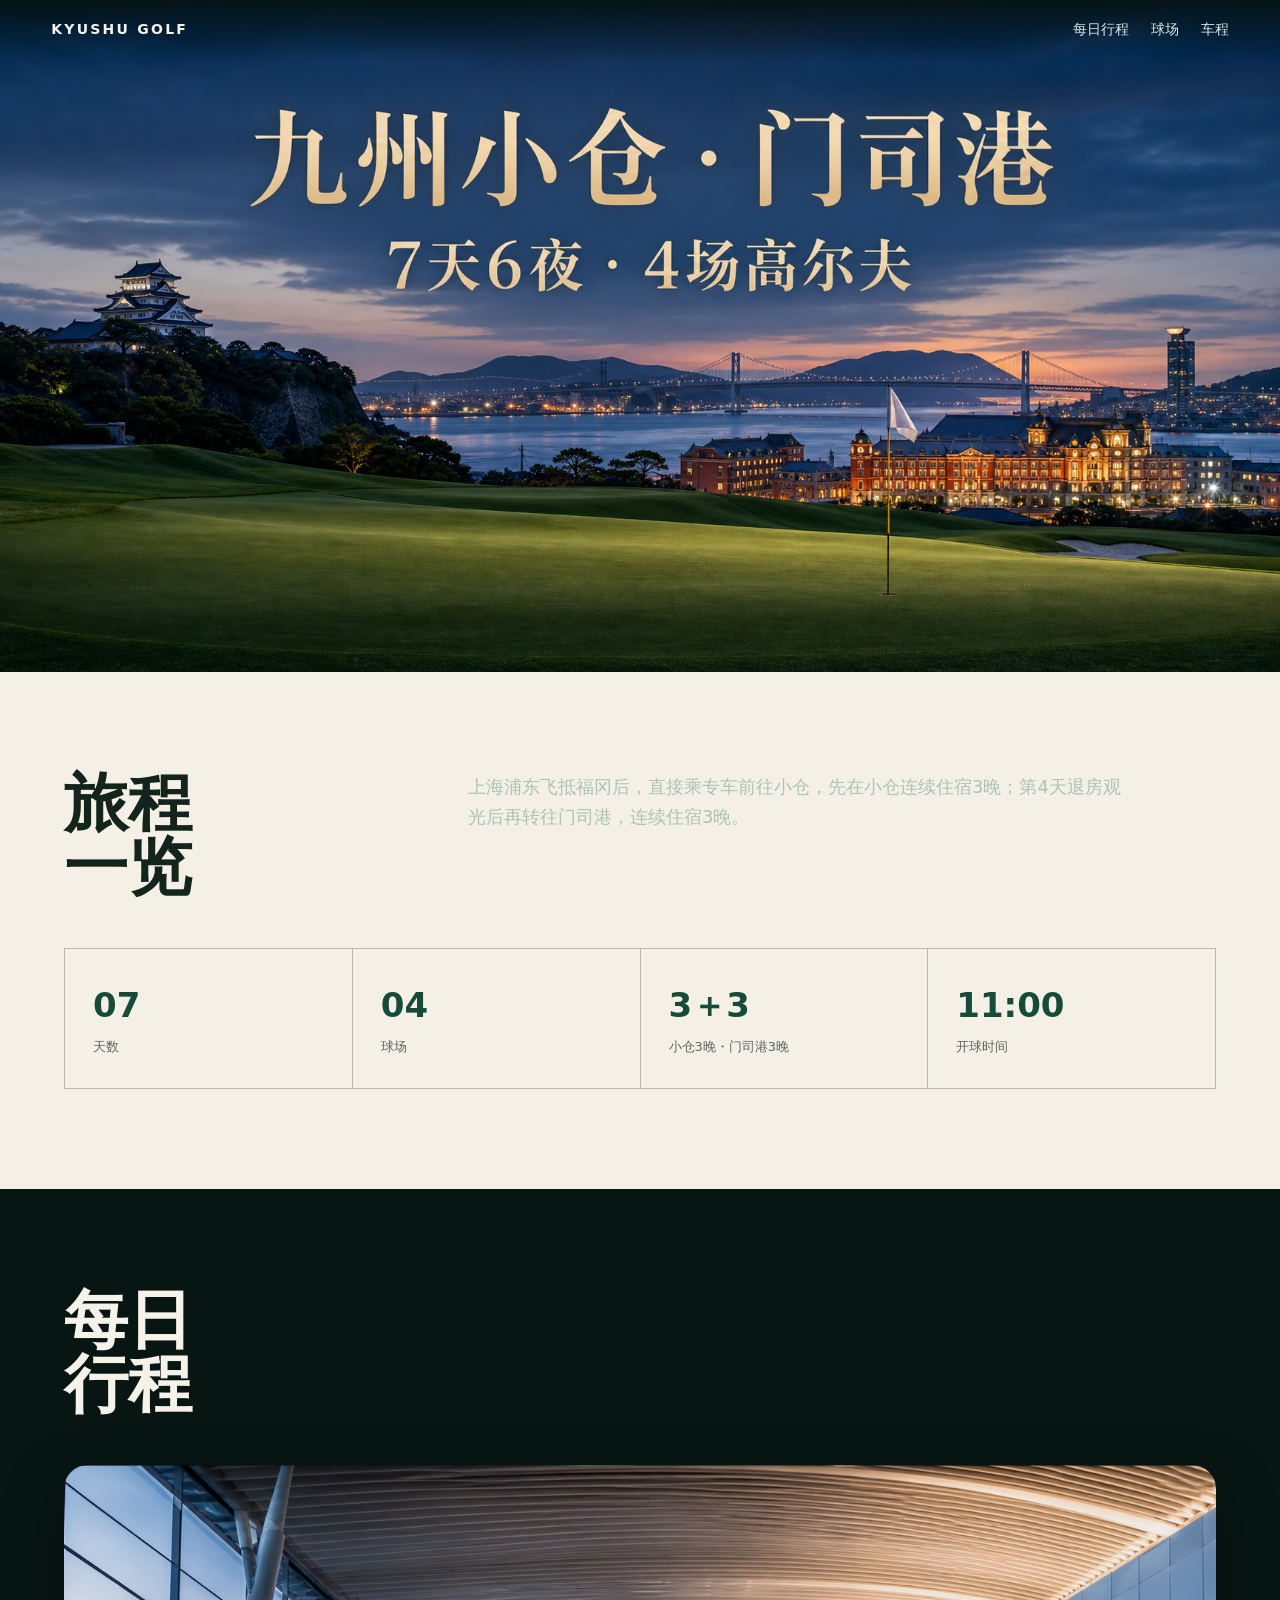
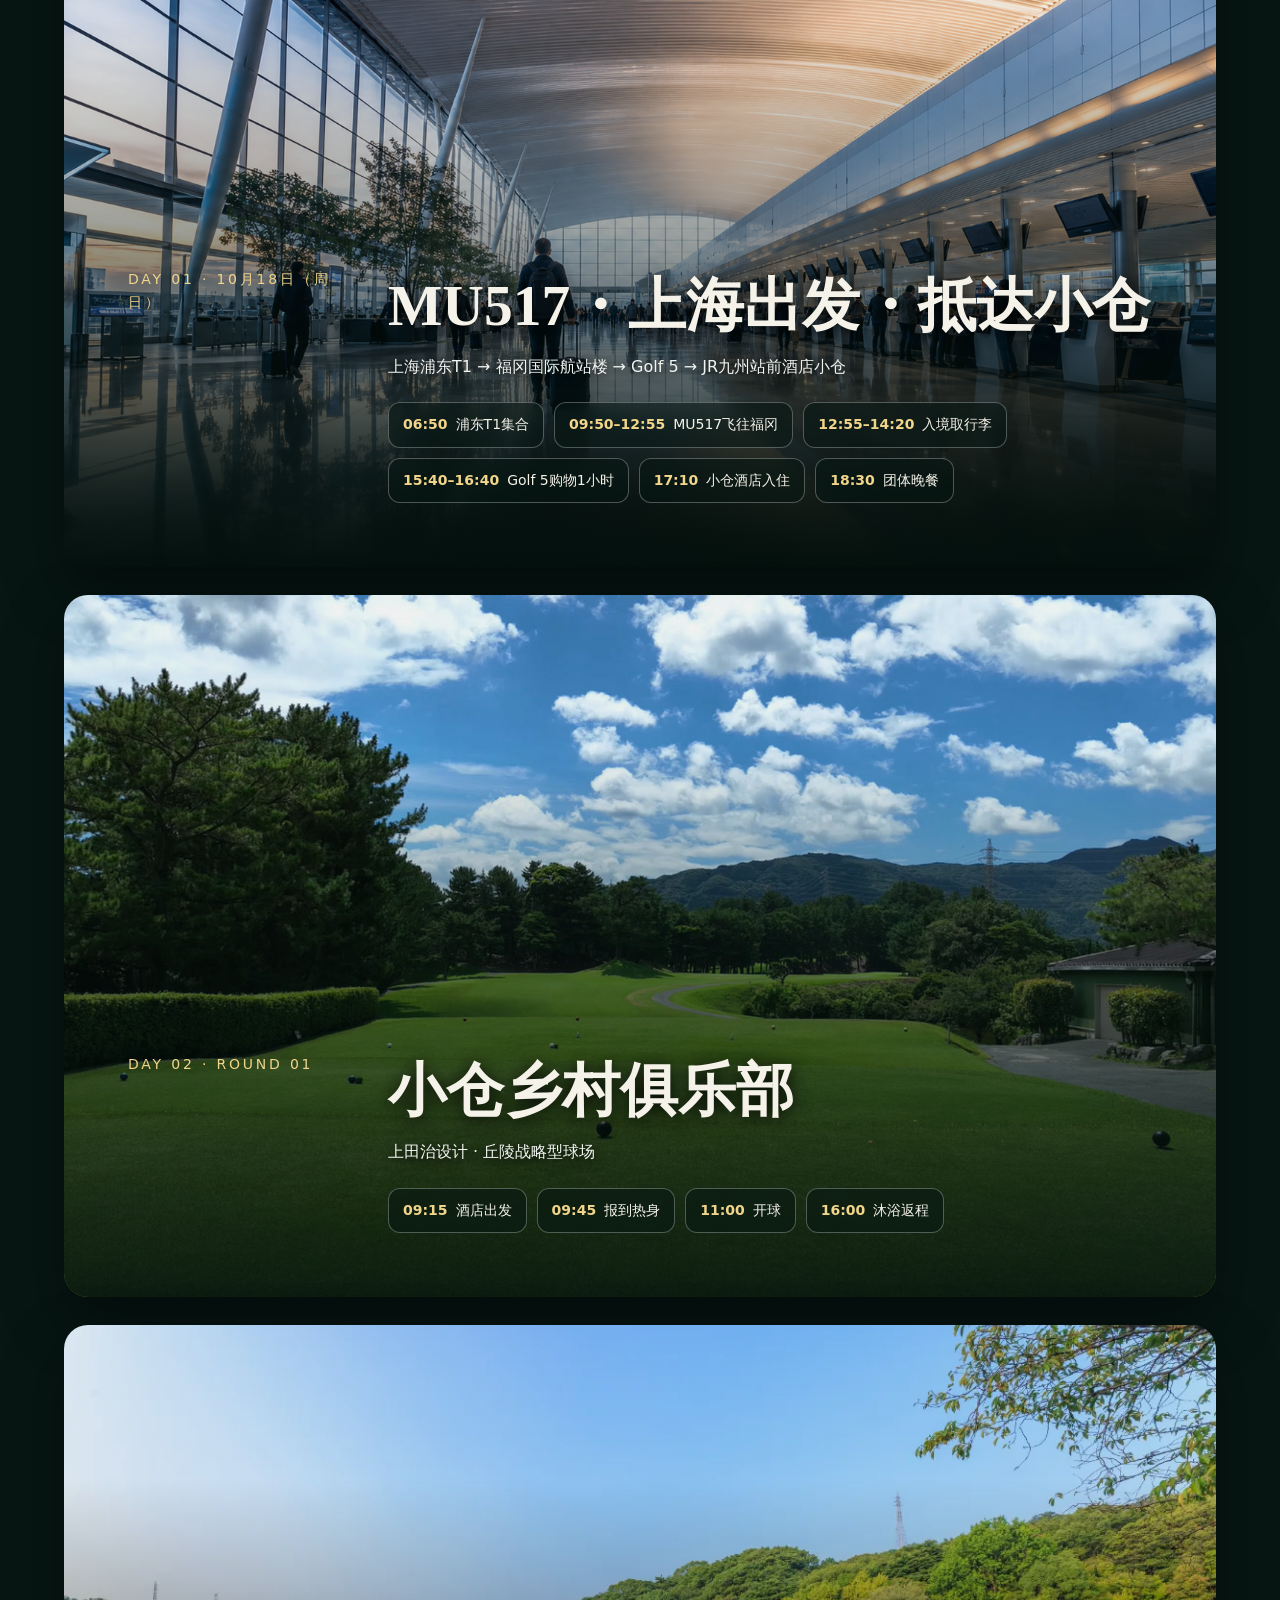
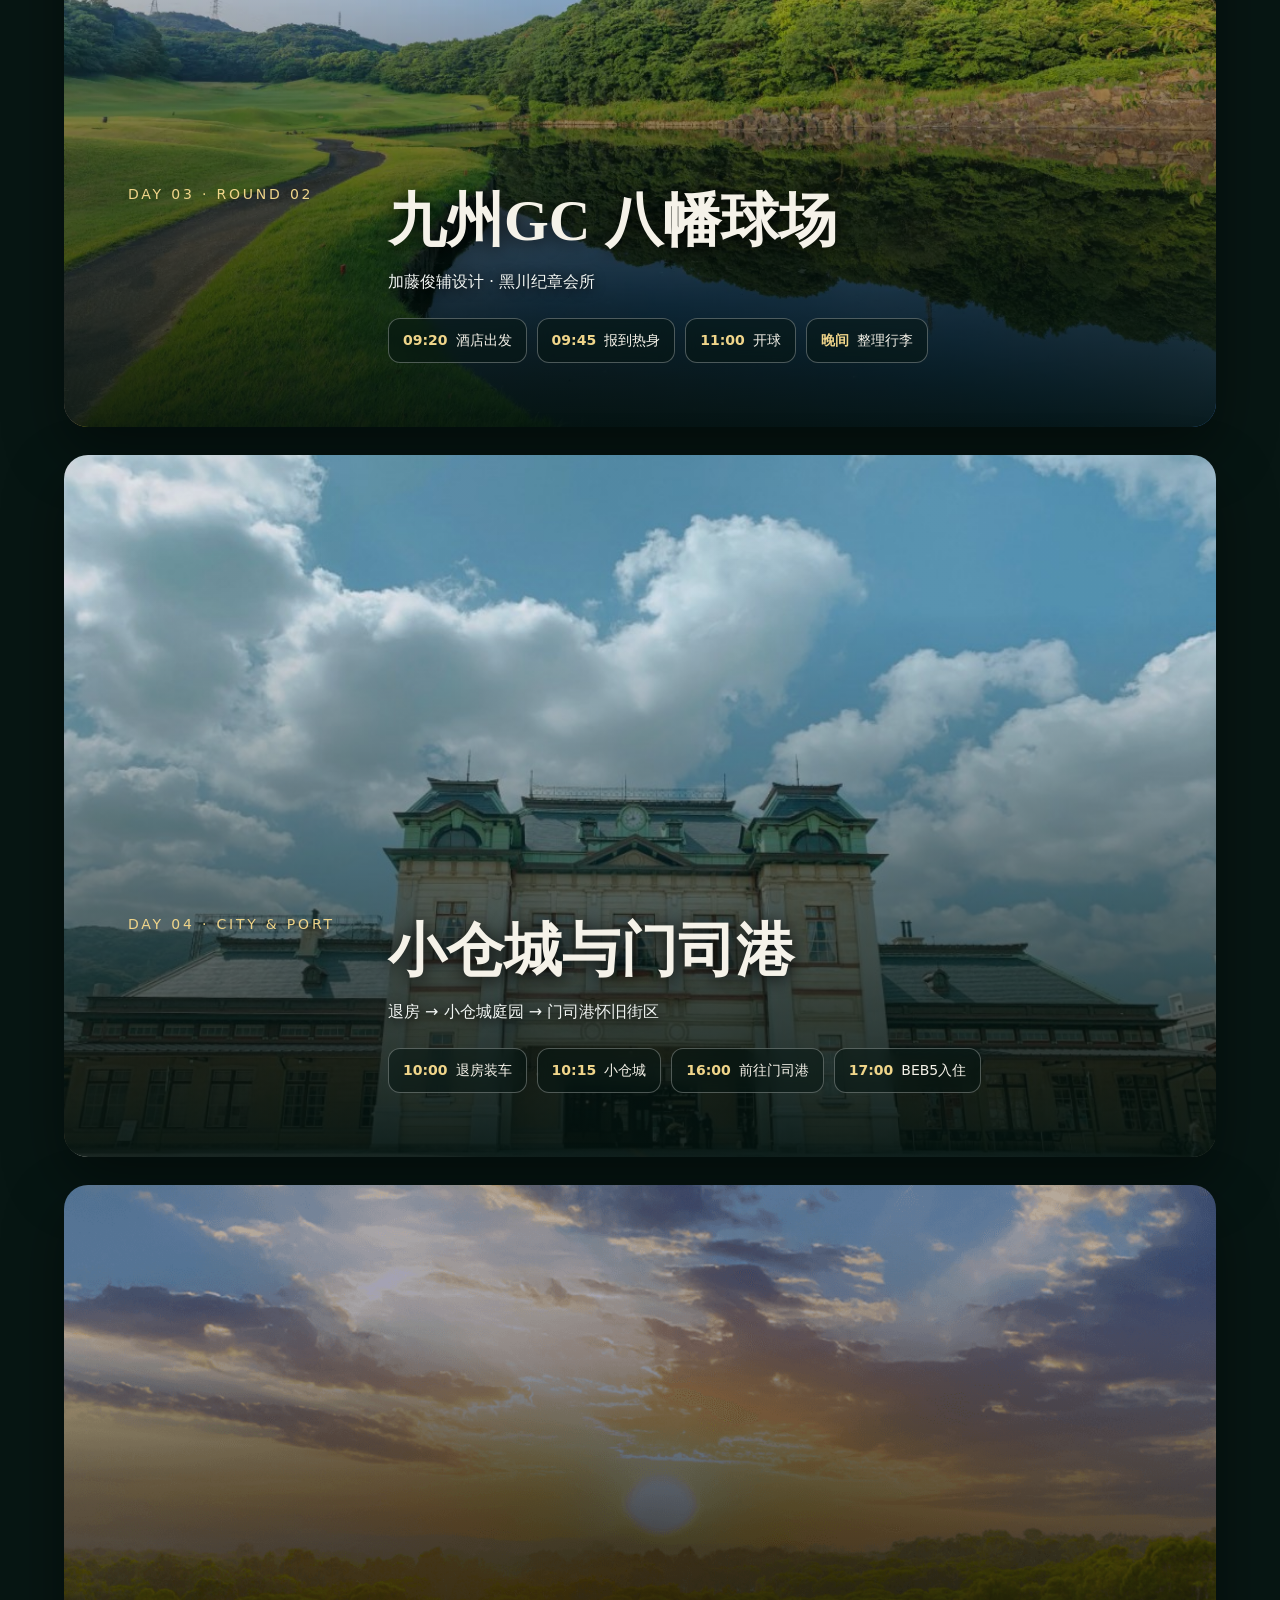
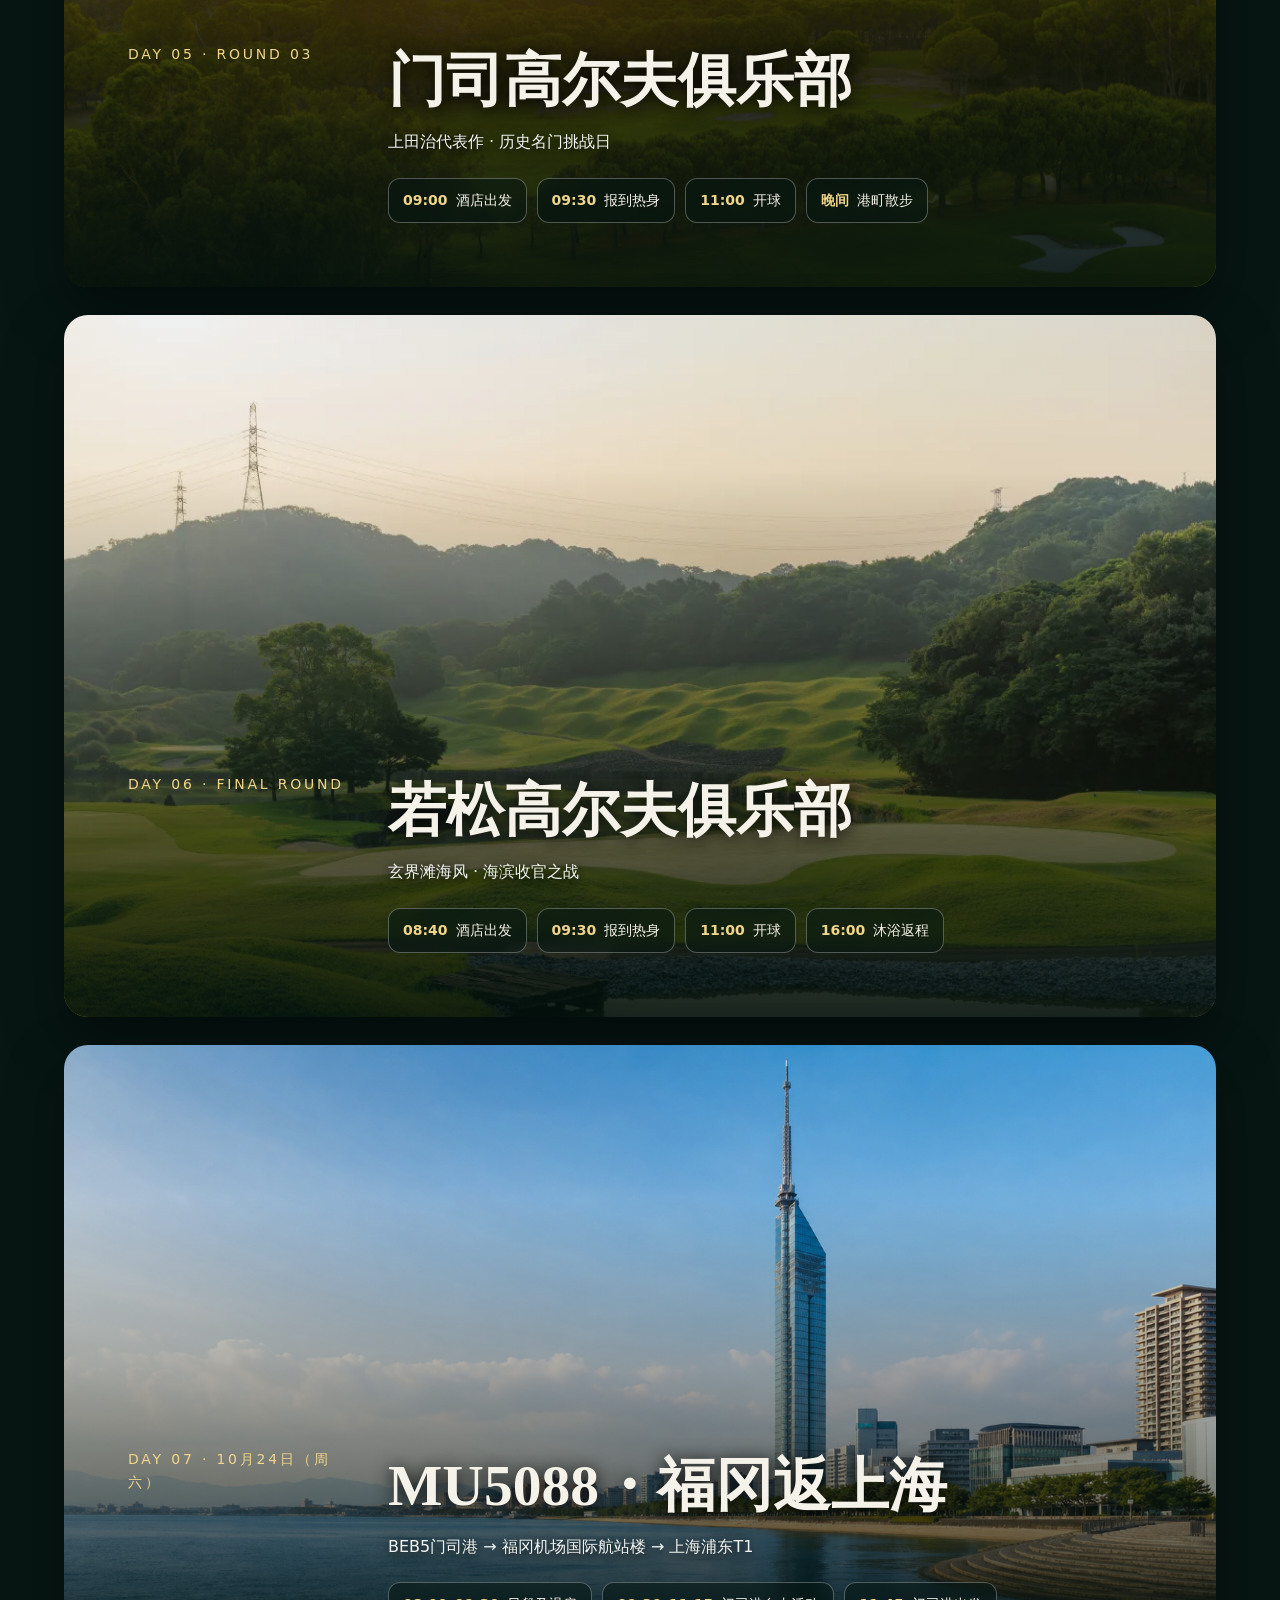
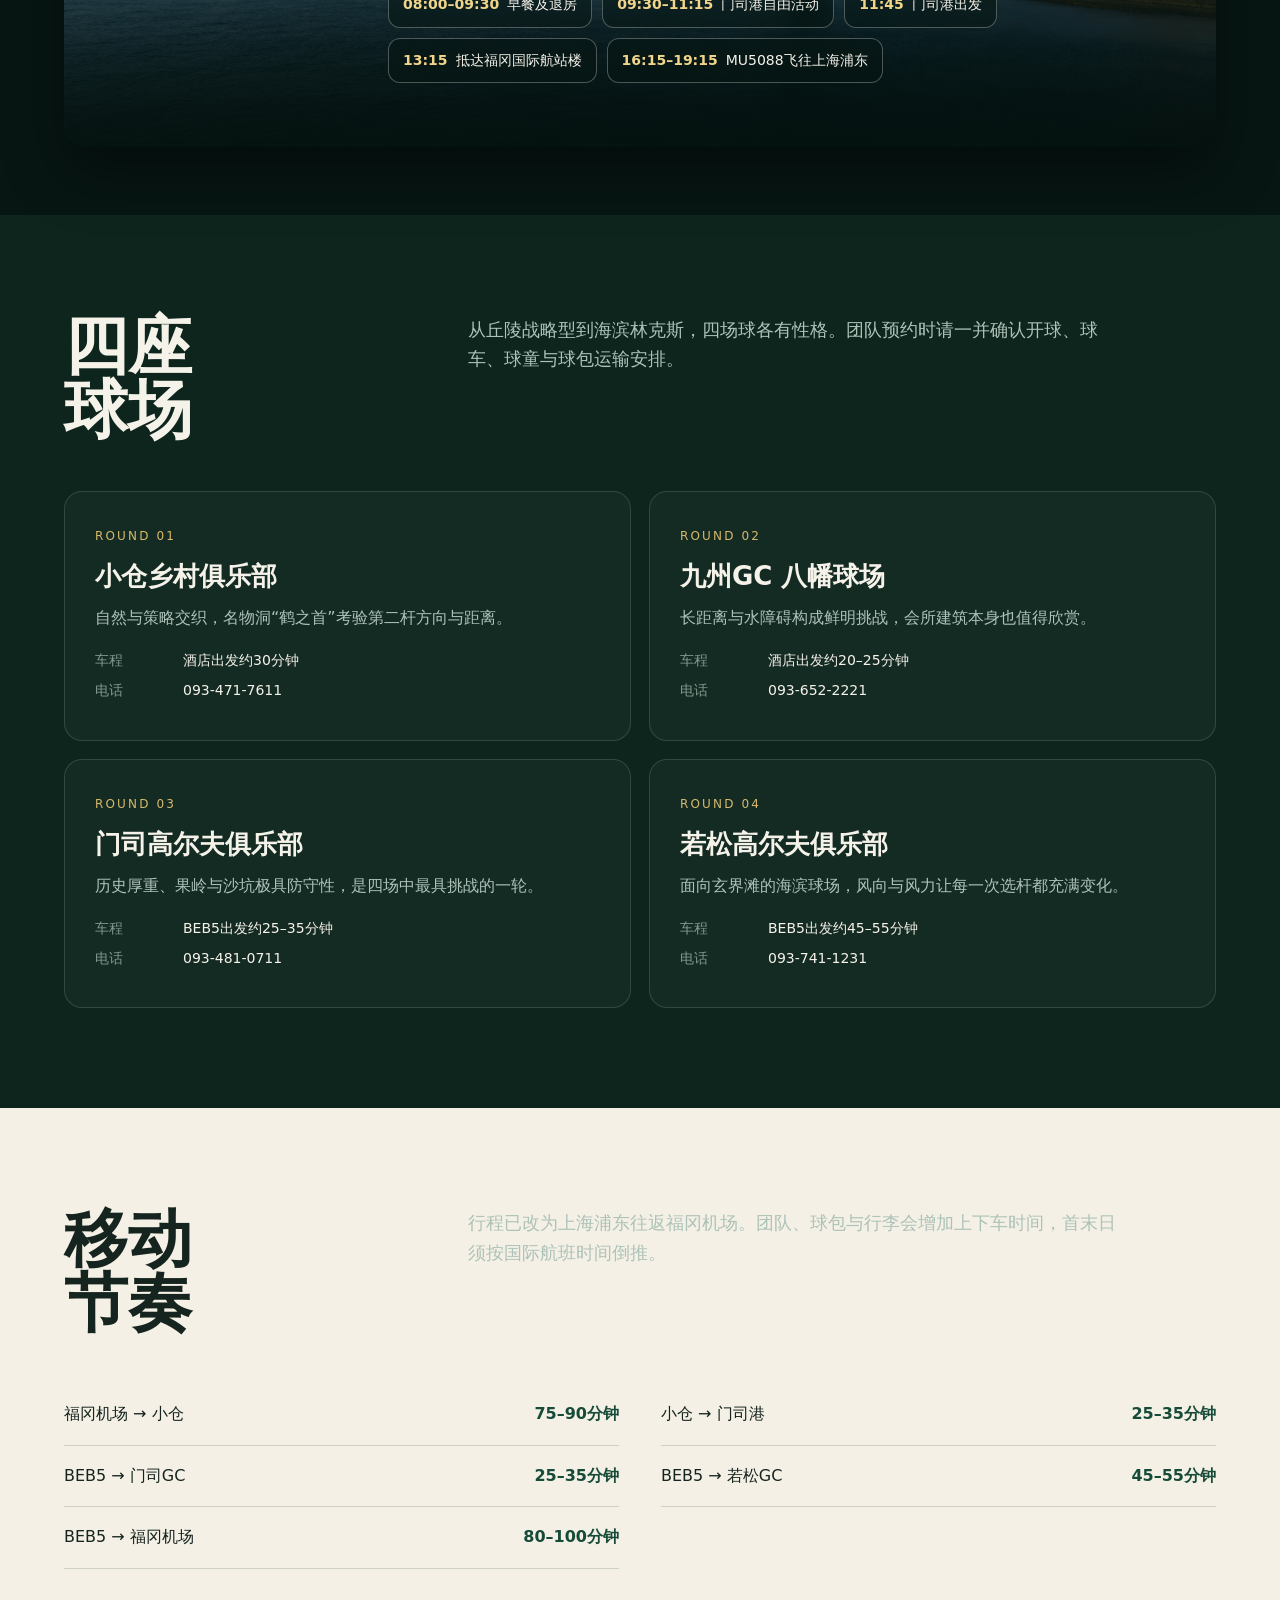
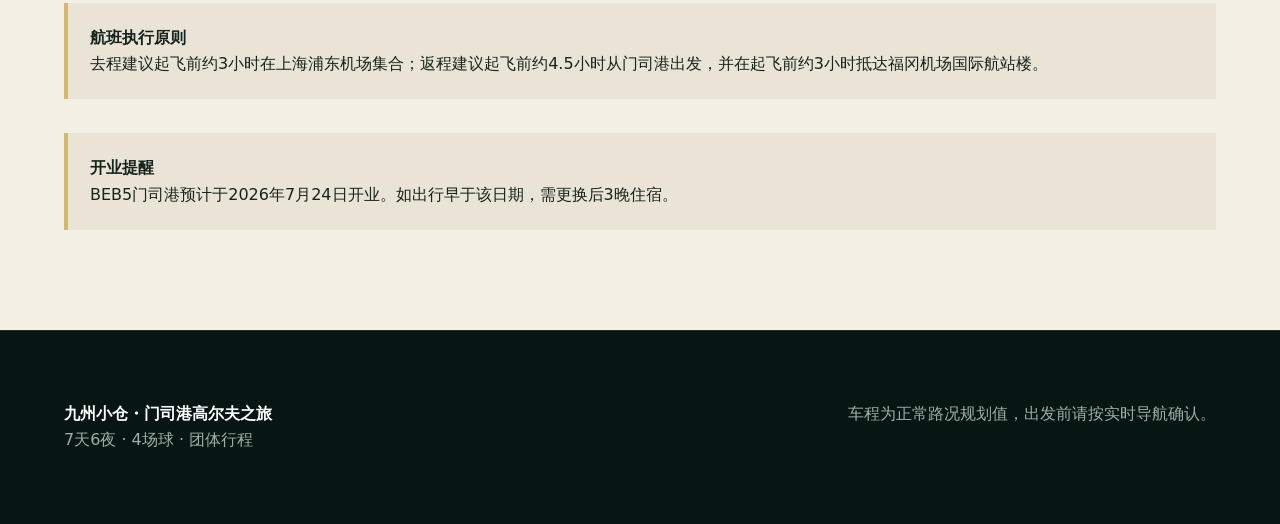
<file: docs/index.html>
<!doctype html>
<html lang="zh-Hans">
<head>
  <meta charset="utf-8" />
  <meta name="viewport" content="width=device-width,initial-scale=1" />
  <meta name="description" content="上海往返福冈，日本九州小仓・门司港7天6夜4场高尔夫团体行程" />
  <meta property="og:title" content="九州小仓・门司港高尔夫之旅" />
  <meta property="og:description" content="7天6夜・4场高尔夫团体行程" />
  <meta property="og:type" content="website" />
  <meta property="og:image" content="./og.png" />
  <meta name="twitter:card" content="summary_large_image" />
  <title>九州小仓・门司港高尔夫之旅</title>
  <style>
    :root{--ink:#f5f2e9;--paper:#f4f0e5;--night:#071613;--green:#174b39;--gold:#d6b86a;--muted:#adc2b8;--max:1180px}
    *{box-sizing:border-box}html{scroll-behavior:smooth}body{margin:0;background:var(--night);color:var(--ink);font-family:"Noto Sans SC","Microsoft YaHei",system-ui,sans-serif;line-height:1.65}a{color:inherit}.serif{font-family:"Noto Serif SC","Songti SC",serif}
    .nav{position:fixed;inset:0 0 auto;z-index:20;padding:18px 4vw;display:flex;justify-content:space-between;align-items:center;background:linear-gradient(#06110fe6,transparent)}.brand{font-weight:800;letter-spacing:.16em}.nav a{text-decoration:none;font-size:14px}.nav-links{display:flex;gap:22px;color:#dbe7e2}
    .hero{position:relative;background:#0b2947}.hero-art{display:block;width:100%;height:auto;max-height:100svh;object-fit:contain;margin:auto}.hero-inner{display:none}
    section{padding:100px 5vw}.wrap{max-width:var(--max);margin:auto}.section-head{display:grid;grid-template-columns:1fr 2fr;gap:30px;margin-bottom:48px}.section-head h2{font-size:clamp(34px,5vw,64px);line-height:1;margin:0}.section-head p{color:var(--muted);max-width:660px;margin:0;font-size:18px}.facts{background:var(--paper);color:#13241d}.fact-grid{display:grid;grid-template-columns:repeat(4,1fr);gap:1px;background:#b6b9ac;border:1px solid #b6b9ac}.fact{background:var(--paper);padding:28px}.fact b{display:block;font-size:34px;color:var(--green)}.fact span{font-size:13px;color:#5d675f}
    .days{padding-bottom:40px}.day{min-height:78vh;margin:0 auto 28px;max-width:var(--max);border-radius:24px;overflow:hidden;position:relative;display:flex;align-items:flex-end;background-size:cover;background-position:center;isolation:isolate;box-shadow:0 24px 60px #0006}.day:after{content:"";position:absolute;inset:0;background:linear-gradient(0deg,rgba(4,18,14,.9) 0%,rgba(4,18,14,.46) 42%,rgba(4,18,14,.06) 78%);z-index:-1}.day-content{padding:clamp(28px,5vw,64px);width:100%;display:grid;grid-template-columns:220px 1fr;gap:40px}.day-no{color:#f0d58a;font-size:14px;letter-spacing:.2em}.day h3{font-size:clamp(30px,4.5vw,58px);line-height:1.05;margin:8px 0 18px;text-shadow:0 2px 18px #000}.route{color:#f1f5f2;margin:0 0 22px;text-shadow:0 2px 12px #000}.timeline{display:flex;flex-wrap:wrap;gap:10px}.stop{border:1px solid #ffffff48;background:#0716138f;backdrop-filter:blur(7px);padding:10px 14px;border-radius:12px;font-size:14px}.stop strong{color:#f0d58a;margin-right:8px}.d1{background-image:url('./photos/kokura-01.png')}.d2{background-image:url('./photos/kokura-poster.jpg')}.d3{background-image:url('./photos/yahata-20.webp')}.d4{background-image:url('./photos/mojiko-station.jpg');background-position:center 38%}.d5{background-image:url('./photos/kokura-course.png')}.d6{background-image:url('./photos/yahata-31.webp')}.d7{background-image:url('./photos/kokura-11.png')}
    .courses{background:#0d251d}.course-grid{display:grid;grid-template-columns:repeat(2,1fr);gap:18px}.course{border:1px solid #ffffff21;border-radius:18px;padding:30px;background:#ffffff08}.course .num{color:var(--gold);font-size:12px;letter-spacing:.18em}.course h3{font-size:26px;margin:7px 0}.course p{color:var(--muted);margin:0 0 18px}.course dl{display:grid;grid-template-columns:88px 1fr;margin:0;font-size:14px}.course dt{color:#82988d}.course dd{margin:0 0 7px}.drive{background:var(--paper);color:#15241e}.drive-list{display:grid;grid-template-columns:repeat(2,1fr);gap:0 42px}.drive-row{display:flex;justify-content:space-between;gap:20px;padding:17px 0;border-bottom:1px solid #cdd1c7}.drive-row strong{color:var(--green);white-space:nowrap}.notice{margin-top:34px;padding:22px;border-left:4px solid var(--gold);background:#e9e4d6}.footer{padding:70px 5vw;color:#9bb0a6;border-top:1px solid #ffffff1c}.footer-inner{max-width:var(--max);margin:auto;display:flex;justify-content:space-between;gap:20px}.footer b{color:#fff}
    @media(max-width:800px){.nav-links{display:none}.section-head{grid-template-columns:1fr}.fact-grid{grid-template-columns:1fr 1fr}.day{min-height:86vh;border-radius:0;margin-inline:-5vw}.day-content{grid-template-columns:1fr;gap:10px}.course-grid,.drive-list{grid-template-columns:1fr}.footer-inner{display:block}.hero{background-position:62% center}}
    @media(prefers-reduced-motion:reduce){html{scroll-behavior:auto}}
  </style>
<style>.d1{background-image:url('./photos/day1-pudong.png')}.d7{background-image:url('./photos/day7-fukuoka.png')}</style>
</head>
<body>
  <nav class="nav" aria-label="主要导航"><a class="brand" href="#top">KYUSHU GOLF</a><div class="nav-links"><a href="#journey">每日行程</a><a href="#courses">球场</a><a href="#drive">车程</a></div></nav>
  <header class="hero" id="top"><img class="hero-art" src="./hero-welcome.png" alt="九州小仓・门司港，7天6夜・4场高尔夫" /><div class="hero-inner" aria-hidden="true"></div></header>
  <section class="facts"><div class="wrap"><div class="section-head"><h2 class="serif">旅程<br>一览</h2><p>上海浦东飞抵福冈后，直接乘专车前往小仓，先在小仓连续住宿3晚；第4天退房观光后再转往门司港，连续住宿3晚。</p></div><div class="fact-grid"><div class="fact"><b>07</b><span>天数</span></div><div class="fact"><b>04</b><span>球场</span></div><div class="fact"><b>3＋3</b><span>小仓3晚・门司港3晚</span></div><div class="fact"><b>11:00</b><span>开球时间</span></div></div></div></section>
  <section class="days" id="journey"><div class="wrap section-head"><h2 class="serif">每日<br>行程</h2></div>
    <article class="day d1"><div class="day-content"><div><div class="day-no">DAY 01 · 10月18日（周日）</div></div><div><h3 class="serif">MU517・上海出发・抵达小仓</h3><p class="route">上海浦东T1 → 福冈国际航站楼 → Golf 5 → JR九州站前酒店小仓</p><div class="timeline"><span class="stop"><strong>06:50</strong>浦东T1集合</span><span class="stop"><strong>09:50–12:55</strong>MU517飞往福冈</span><span class="stop"><strong>12:55–14:20</strong>入境取行李</span><span class="stop"><strong>15:40–16:40</strong>Golf 5购物1小时</span><span class="stop"><strong>17:10</strong>小仓酒店入住</span><span class="stop"><strong>18:30</strong>团体晚餐</span></div></div></div></article>
    <article class="day d2"><div class="day-content"><div><div class="day-no">DAY 02 · ROUND 01</div></div><div><h3 class="serif">小仓乡村俱乐部</h3><p class="route">上田治设计 · 丘陵战略型球场</p><div class="timeline"><span class="stop"><strong>09:15</strong>酒店出发</span><span class="stop"><strong>09:45</strong>报到热身</span><span class="stop"><strong>11:00</strong>开球</span><span class="stop"><strong>16:00</strong>沐浴返程</span></div></div></div></article>
    <article class="day d3"><div class="day-content"><div><div class="day-no">DAY 03 · ROUND 02</div></div><div><h3 class="serif">九州GC 八幡球场</h3><p class="route">加藤俊辅设计 · 黑川纪章会所</p><div class="timeline"><span class="stop"><strong>09:20</strong>酒店出发</span><span class="stop"><strong>09:45</strong>报到热身</span><span class="stop"><strong>11:00</strong>开球</span><span class="stop"><strong>晚间</strong>整理行李</span></div></div></div></article>
    <article class="day d4"><div class="day-content"><div><div class="day-no">DAY 04 · CITY & PORT</div></div><div><h3 class="serif">小仓城与门司港</h3><p class="route">退房 → 小仓城庭园 → 门司港怀旧街区</p><div class="timeline"><span class="stop"><strong>10:00</strong>退房装车</span><span class="stop"><strong>10:15</strong>小仓城</span><span class="stop"><strong>16:00</strong>前往门司港</span><span class="stop"><strong>17:00</strong>BEB5入住</span></div></div></div></article>
    <article class="day d5"><div class="day-content"><div><div class="day-no">DAY 05 · ROUND 03</div></div><div><h3 class="serif">门司高尔夫俱乐部</h3><p class="route">上田治代表作 · 历史名门挑战日</p><div class="timeline"><span class="stop"><strong>09:00</strong>酒店出发</span><span class="stop"><strong>09:30</strong>报到热身</span><span class="stop"><strong>11:00</strong>开球</span><span class="stop"><strong>晚间</strong>港町散步</span></div></div></div></article>
    <article class="day d6"><div class="day-content"><div><div class="day-no">DAY 06 · FINAL ROUND</div></div><div><h3 class="serif">若松高尔夫俱乐部</h3><p class="route">玄界滩海风 · 海滨收官之战</p><div class="timeline"><span class="stop"><strong>08:40</strong>酒店出发</span><span class="stop"><strong>09:30</strong>报到热身</span><span class="stop"><strong>11:00</strong>开球</span><span class="stop"><strong>16:00</strong>沐浴返程</span></div></div></div></article>
    <article class="day d7"><div class="day-content"><div><div class="day-no">DAY 07 · 10月24日（周六）</div></div><div><h3 class="serif">MU5088・福冈返上海</h3><p class="route">BEB5门司港 → 福冈机场国际航站楼 → 上海浦东T1</p><div class="timeline"><span class="stop"><strong>08:00–09:30</strong>早餐及退房</span><span class="stop"><strong>09:30–11:15</strong>门司港自由活动</span><span class="stop"><strong>11:45</strong>门司港出发</span><span class="stop"><strong>13:15</strong>抵达福冈国际航站楼</span><span class="stop"><strong>16:15–19:15</strong>MU5088飞往上海浦东</span></div></div></div></article>
  </section>
  <section class="courses" id="courses"><div class="wrap"><div class="section-head"><h2 class="serif">四座<br>球场</h2><p>从丘陵战略型到海滨林克斯，四场球各有性格。团队预约时请一并确认开球、球车、球童与球包运输安排。</p></div><div class="course-grid">
    <article class="course"><span class="num">ROUND 01</span><h3>小仓乡村俱乐部</h3><p>自然与策略交织，名物洞“鹤之首”考验第二杆方向与距离。</p><dl><dt>车程</dt><dd>酒店出发约30分钟</dd><dt>电话</dt><dd>093-471-7611</dd></dl></article>
    <article class="course"><span class="num">ROUND 02</span><h3>九州GC 八幡球场</h3><p>长距离与水障碍构成鲜明挑战，会所建筑本身也值得欣赏。</p><dl><dt>车程</dt><dd>酒店出发约20–25分钟</dd><dt>电话</dt><dd>093-652-2221</dd></dl></article>
    <article class="course"><span class="num">ROUND 03</span><h3>门司高尔夫俱乐部</h3><p>历史厚重、果岭与沙坑极具防守性，是四场中最具挑战的一轮。</p><dl><dt>车程</dt><dd>BEB5出发约25–35分钟</dd><dt>电话</dt><dd>093-481-0711</dd></dl></article>
    <article class="course"><span class="num">ROUND 04</span><h3>若松高尔夫俱乐部</h3><p>面向玄界滩的海滨球场，风向与风力让每一次选杆都充满变化。</p><dl><dt>车程</dt><dd>BEB5出发约45–55分钟</dd><dt>电话</dt><dd>093-741-1231</dd></dl></article>
  </div></div></section>
  <section class="drive" id="drive"><div class="wrap"><div class="section-head"><h2 class="serif">移动<br>节奏</h2><p>行程已改为上海浦东往返福冈机场。团队、球包与行李会增加上下车时间，首末日须按国际航班时间倒推。</p></div><div class="drive-list"><div class="drive-row"><span>福冈机场 → 小仓</span><strong>75–90分钟</strong></div><div class="drive-row"><span>小仓 → 门司港</span><strong>25–35分钟</strong></div><div class="drive-row"><span>BEB5 → 门司GC</span><strong>25–35分钟</strong></div><div class="drive-row"><span>BEB5 → 若松GC</span><strong>45–55分钟</strong></div><div class="drive-row"><span>BEB5 → 福冈机场</span><strong>80–100分钟</strong></div></div><div class="notice"><b>航班执行原则</b><br>去程建议起飞前约3小时在上海浦东机场集合；返程建议起飞前约4.5小时从门司港出发，并在起飞前约3小时抵达福冈机场国际航站楼。</div><div class="notice"><b>开业提醒</b><br>BEB5门司港预计于2026年7月24日开业。如出行早于该日期，需更换后3晚住宿。</div></div></section>
  <footer class="footer"><div class="footer-inner"><div><b>九州小仓・门司港高尔夫之旅</b><br>7天6夜 · 4场球 · 团体行程</div><div>车程为正常路况规划值，出发前请按实时导航确认。</div></div></footer>
</body></html>
</file>
